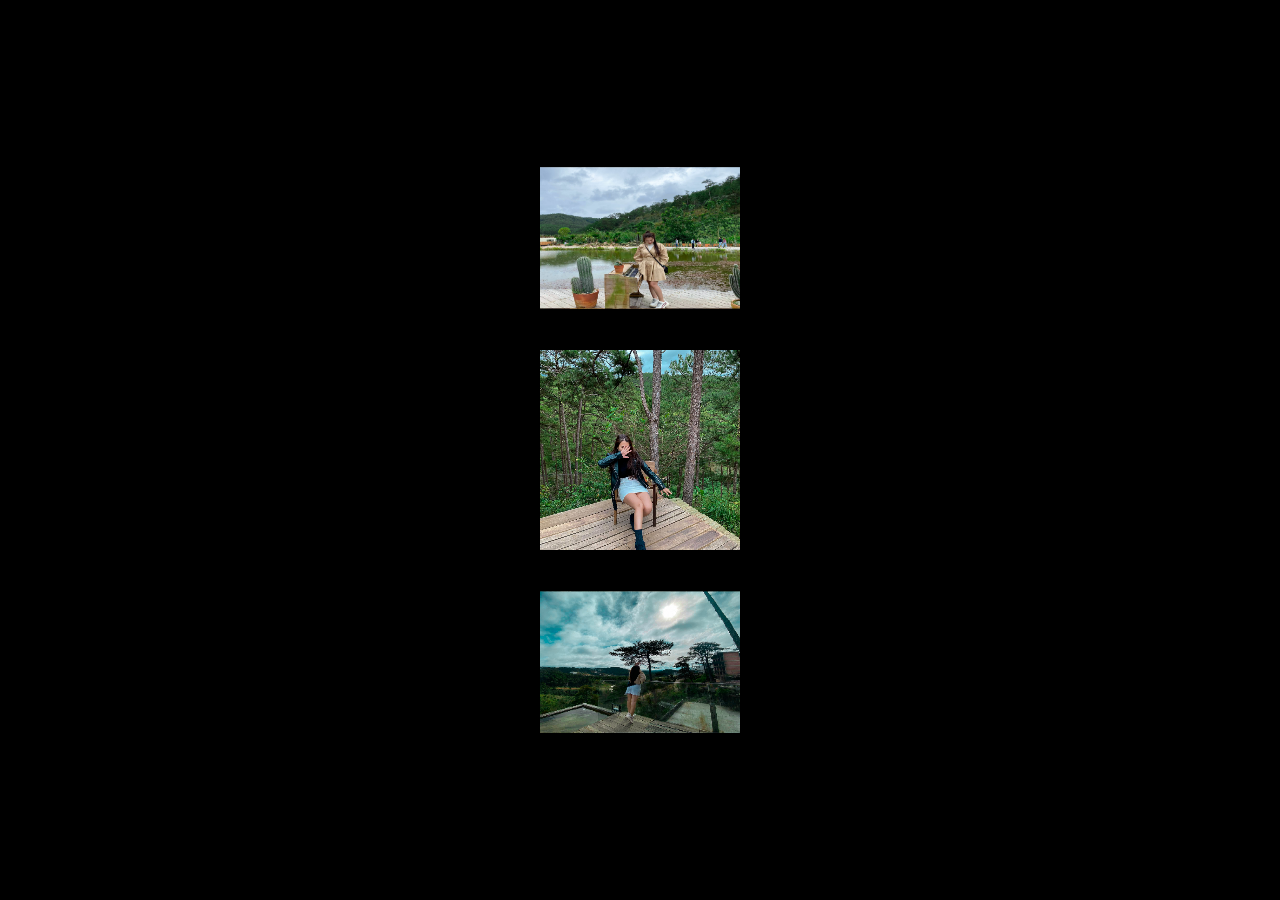
<file: 3D-Image-Gallery/index.html>
<!DOCTYPE html>
<html lang="en">
<head>
    <meta charset="UTF-8">
    <meta http-equiv="X-UA-Compatible" content="IE=edge">
    <meta name="viewport" content="width=device-width, initial-scale=1.0">
    <title>3D Image Gallery CSS</title>
    <link rel="stylesheet" href="style.css">
</head>
<body>
    <div class="box">
        <span style="--i:1;"><img src="img1.jpg" alt="img1"></span>
        <span style="--i:2;"><img src="img2.jpg" alt="img2"></span>
        <span style="--i:3;"><img src="img3.jpg" alt="img3"></span>
        <span style="--i:4;"><img src="img4.jpg" alt="img4"></span>
        <span style="--i:5;"><img src="img5.jpg" alt="img5"></span>
        <span style="--i:6;"><img src="img6.jpg" alt="img6"></span>
        <span style="--i:7;"><img src="img7.jpg" alt="img7"></span>
        <span style="--i:8;"><img src="img8.jpg" alt="img8"></span>
    </div>
</body>
</html>
</file>
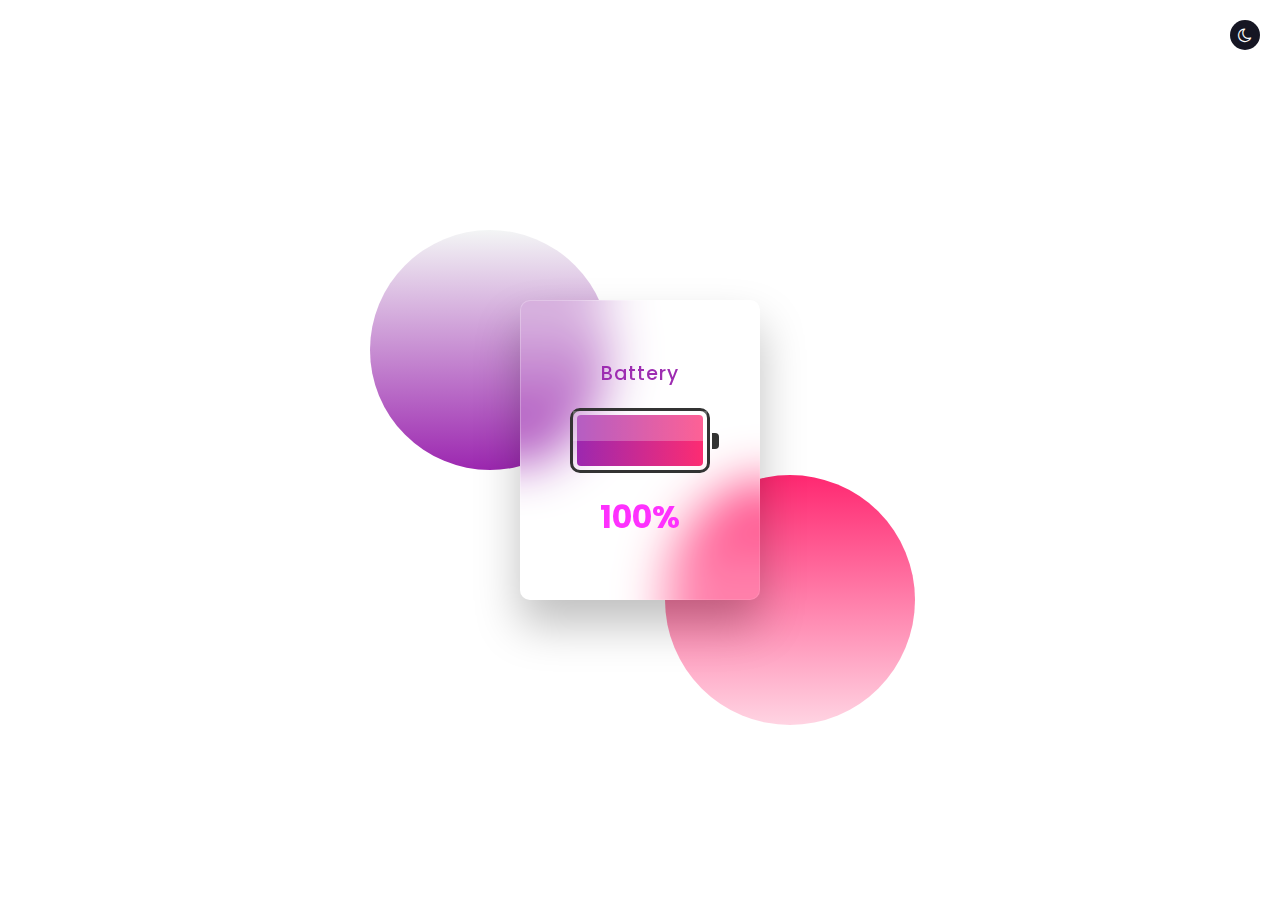
<file: Battery - Toggle darkmode/index.html>
<!DOCTYPE html>
<html lang="en">
<head>
    <meta charset="UTF-8">
    <meta http-equiv="X-UA-Compatible" content="IE=edge">
    <meta name="viewport" content="width=device-width, initial-scale=1.0">
    <title>Glassmorphism Battery Level</title>
    <link rel="stylesheet" href="https://cdnjs.cloudflare.com/ajax/libs/font-awesome/4.7.0/css/font-awesome.css" integrity="sha512-5A8nwdMOWrSz20fDsjczgUidUBR8liPYU+WymTZP1lmY9G6Oc7HlZv156XqnsgNUzTyMefFTcsFH/tnJE/+xBg==" crossorigin="anonymous" />
    <link rel="stylesheet" href="styles.css"/>
</head>
<body>
    <section class="sec">
        <div class="toggle"></div>
        <div class="box">
            <div class="content">
                <h3>Battery</h3>
                <div class="batteryShape">
                    <div class="level">
                        <div class="percentage"></div> 
                    </div>
                </div>
                <div class="percent">50%</div>
            </div>
        </div>
    </section>
    <script>
        let percentage = document.querySelector('.percentage');
        let percent = document.querySelector('.percent');
        navigator.getBattery().then((battery) => {
            percentage.style.width = battery.level * 100 + '%'
            percent.innerHTML = battery.level * 100 + '%'
        })

        let sec = document.querySelector('.sec');
        let toggle = document.querySelector('.toggle');
        toggle.onclick = () => {
            sec.classList.toggle('dark');
        }
    </script>
</body>
</html>
</file>
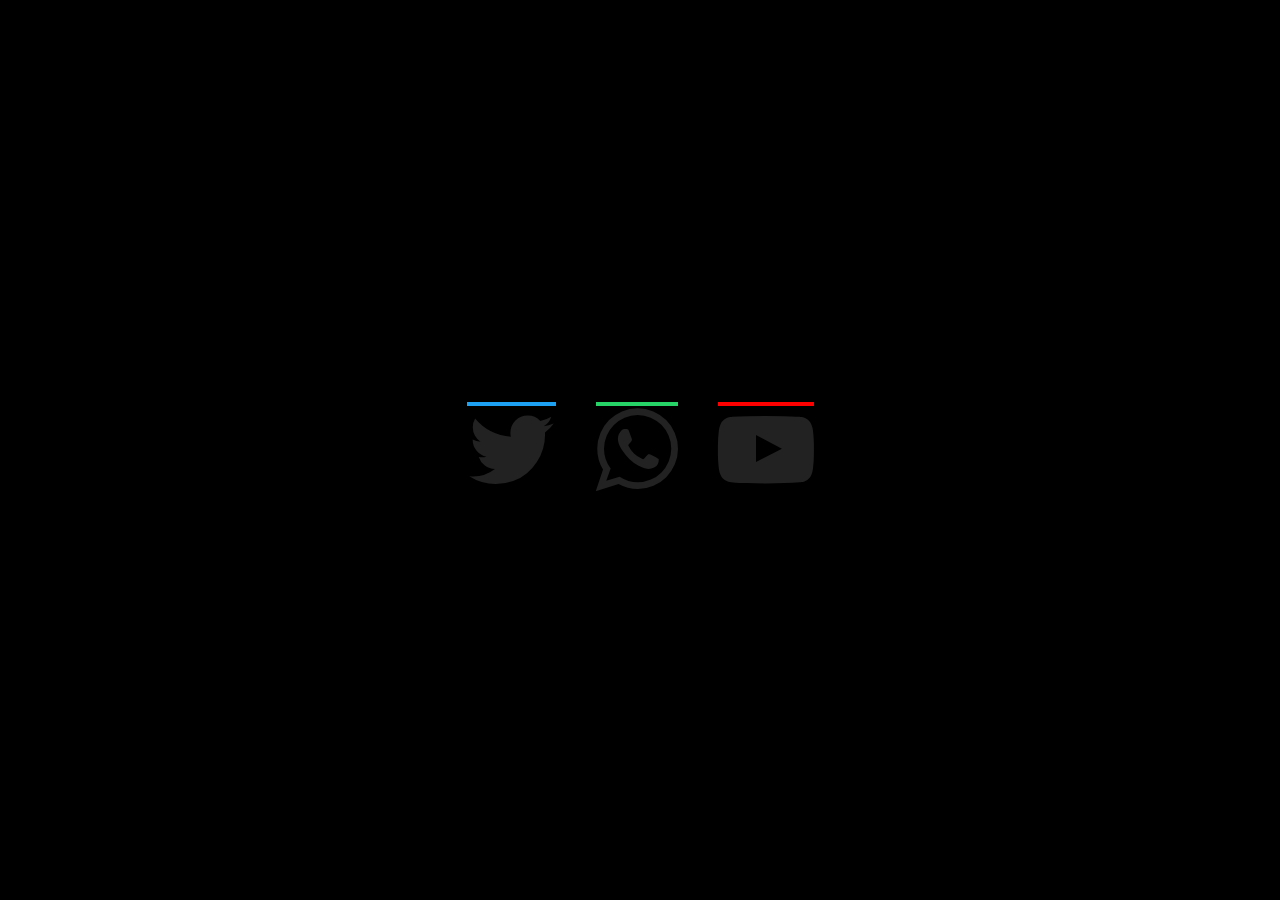
<file: LineIconFill/index.html>
<!DOCTYPE html>
<html lang="en">
<head>
    <meta charset="UTF-8">
    <meta http-equiv="X-UA-Compatible" content="IE=edge">
    <meta name="viewport" content="width=device-width, initial-scale=1.0">
    <title>Line Icon Fill Hover Effect</title>
    <link rel="stylesheet" href="https://cdnjs.cloudflare.com/ajax/libs/font-awesome/4.7.0/css/font-awesome.min.css" integrity="sha512-SfTiTlX6kk+qitfevl/7LibUOeJWlt9rbyDn92a1DqWOw9vWG2MFoays0sgObmWazO5BQPiFucnnEAjpAB+/Sw==" crossorigin="anonymous" referrerpolicy="no-referrer" />
    <link rel="stylesheet" type="text/css" href="style.css">
</head>
<body>
    <ul>
        <li><a href="#"><i class="fa fa-twitter" aria-hidden="true"></i></a></li>
        <li><a href="#"><i class="fa fa-whatsapp" aria-hidden="true"></i></a></li>
        <li><a href="#"><i class="fa fa-youtube-play" aria-hidden="true"></i></a></li>
    </ul>
</body>
</html>
</file>
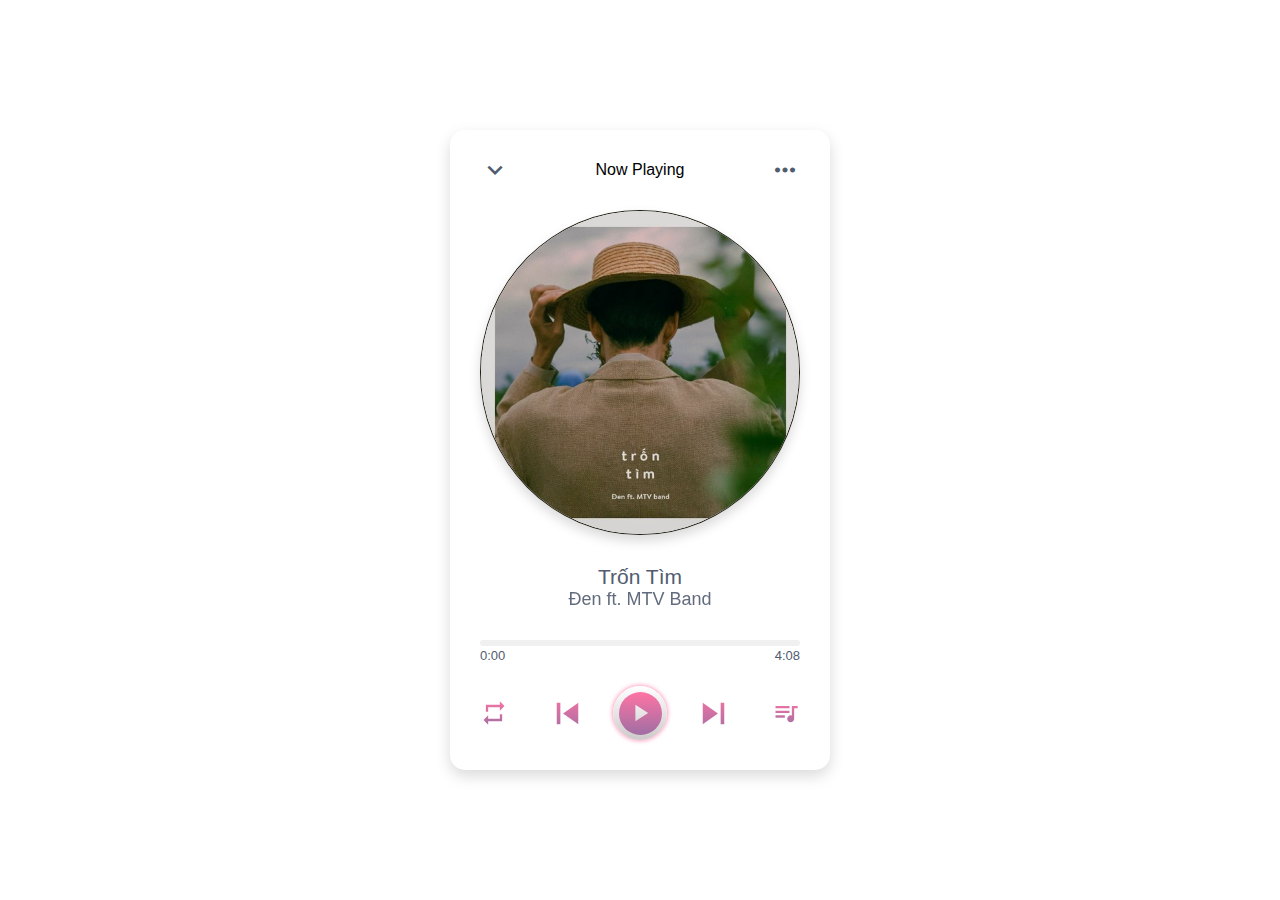
<file: MusicPlayer v2/index.html>
<!DOCTYPE html>
<html lang="en">
<head>
    <meta charset="UTF-8">
    <meta http-equiv="X-UA-Compatible" content="IE=edge">
    <meta name="viewport" content="width=device-width, initial-scale=1.0">
    <title>Music Player v2</title>
    <link rel="stylesheet" href="assets/css/styles.css">
    <link rel="stylesheet" href="https://fonts.googleapis.com/icon?family=Material+Icons">
</head>
<body>
    <div class="wrapper">
        <div class="top-bar">
            <i class="material-icons">expand_more</i>
            <span>Now Playing</span>
            <i class="material-icons">more_horiz</i>
        </div>
        <div class="img-area">
            <img src="assets/img/Trốn tìm.jpg" alt="">
        </div>
        <div class="song-details">
            <p class="name">Trốn tìm</p>
            <p class="artist">Đen ft. MTV Band</p>
        </div>
        <div class="progress-area">
            <div class="progress-bar"></div>
            <div class="timer">
                <span class="current"></span>
                <span class="duration"></span>
            </div>
            <audio src="" id="main-audio"></audio>
            <div class="seek-time">
                <span>01:01</span>
            </div>
        </div>
        <div class="controls">
            <i id="repeat-plist" class="material-icons" title="Playlist looped">repeat</i>
            <i id="prev" class="material-icons">skip_previous</i>
            <div class="play-pause">
                <i class="material-icons">play_arrow</i>
            </div>
            <i id="next" class="material-icons">skip_next</i>
            <i id="more-music" class="material-icons">queue_music</i>
        </div>
        <div class="music-list">
            <div class="header">
                <div class="row">
                    <i class="material-icons">queue_music</i>
                    <span>Muslic list</span>
                </div>
                <i id="close" class="material-icons">close</i>
            </div>
            <ul></ul>
        </div>
    </div>
    <script src="assets/js/music-list.js"></script>
    <script src="assets/js/scripts.js"></script>
</body>
</html>
</file>
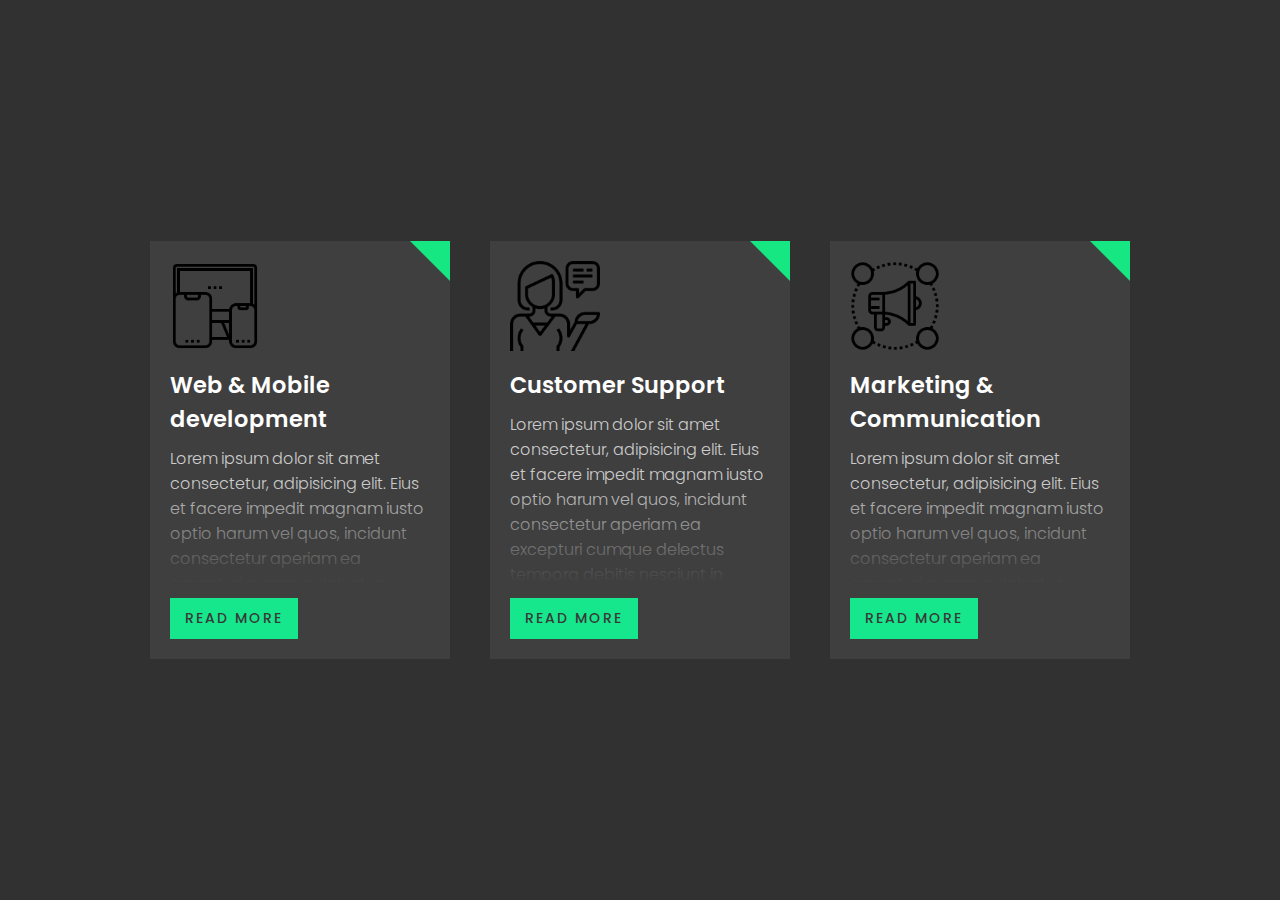
<file: ReadMoreReadLess/index.html>
<!DOCTYPE html>
<html lang="en">
<head>
    <meta charset="UTF-8">
    <meta http-equiv="X-UA-Compatible" content="IE=edge">
    <meta name="viewport" content="width=device-width, initial-scale=1.0">
    <title>Read More / Less More</title>
    <link rel="stylesheet" href="styles.css">
</head>
<body>
    <div class="container">
        <div class="card">
            <div class="icon">
                <img src="icons/computer.png"/>
            </div>
            <div class="content">
                <h3>Web & Mobile development</h3>
                <p>Lorem ipsum dolor sit amet consectetur, adipisicing elit. Eius et facere impedit magnam iusto optio harum vel quos, incidunt consectetur aperiam ea excepturi cumque delectus tempora debitis nesciunt in dolorem placeat quae deleniti sequi? Ratione officiis voluptas optio incidunt facere quam excepturi consequatur ab provident a corporis, quaerat, culpa tempora fugit recusandae mollitia quis minus, tenetur accusamus sed? Quisquam, enim.</p>
            </div>
            <a class="more"></a>
        </div>
        
        <div class="card">
            <div class="icon">
                <img src="icons/support.png"/>
            </div>
            <div class="content">
                <h3>Customer Support</h3>
                <p>Lorem ipsum dolor sit amet consectetur, adipisicing elit. Eius et facere impedit magnam iusto optio harum vel quos, incidunt consectetur aperiam ea excepturi cumque delectus tempora debitis nesciunt in dolorem placeat quae deleniti sequi? Ratione officiis voluptas optio incidunt facere quam excepturi consequatur ab provident a corporis, quaerat, culpa tempora fugit recusandae mollitia quis minus, tenetur accusamus sed? Quisquam, enim.</p>
            </div>
            <a class="more"></a>
        </div>

        <div class="card">
            <div class="icon">
                <img src="icons/affiliate-marketing.png"/>
            </div>
            <div class="content">
                <h3>Marketing & Communication</h3>
                <p>Lorem ipsum dolor sit amet consectetur, adipisicing elit. Eius et facere impedit magnam iusto optio harum vel quos, incidunt consectetur aperiam ea excepturi cumque delectus tempora debitis nesciunt in dolorem placeat quae deleniti sequi? Ratione officiis voluptas optio incidunt facere quam excepturi consequatur ab provident a corporis, quaerat, culpa tempora fugit recusandae mollitia quis minus, tenetur accusamus sed? Quisquam, enim.</p>
            </div>
            <a class="more"></a>
        </div>
    </div>
    <script>
        let more = document.querySelectorAll('.more');
        for(let i=0; i<more.length; i++){
            more[i].addEventListener('click', ()=>{
                more[i].parentNode.classList.toggle('active');
            })
        }
    </script>
</body>
</html>
</file>
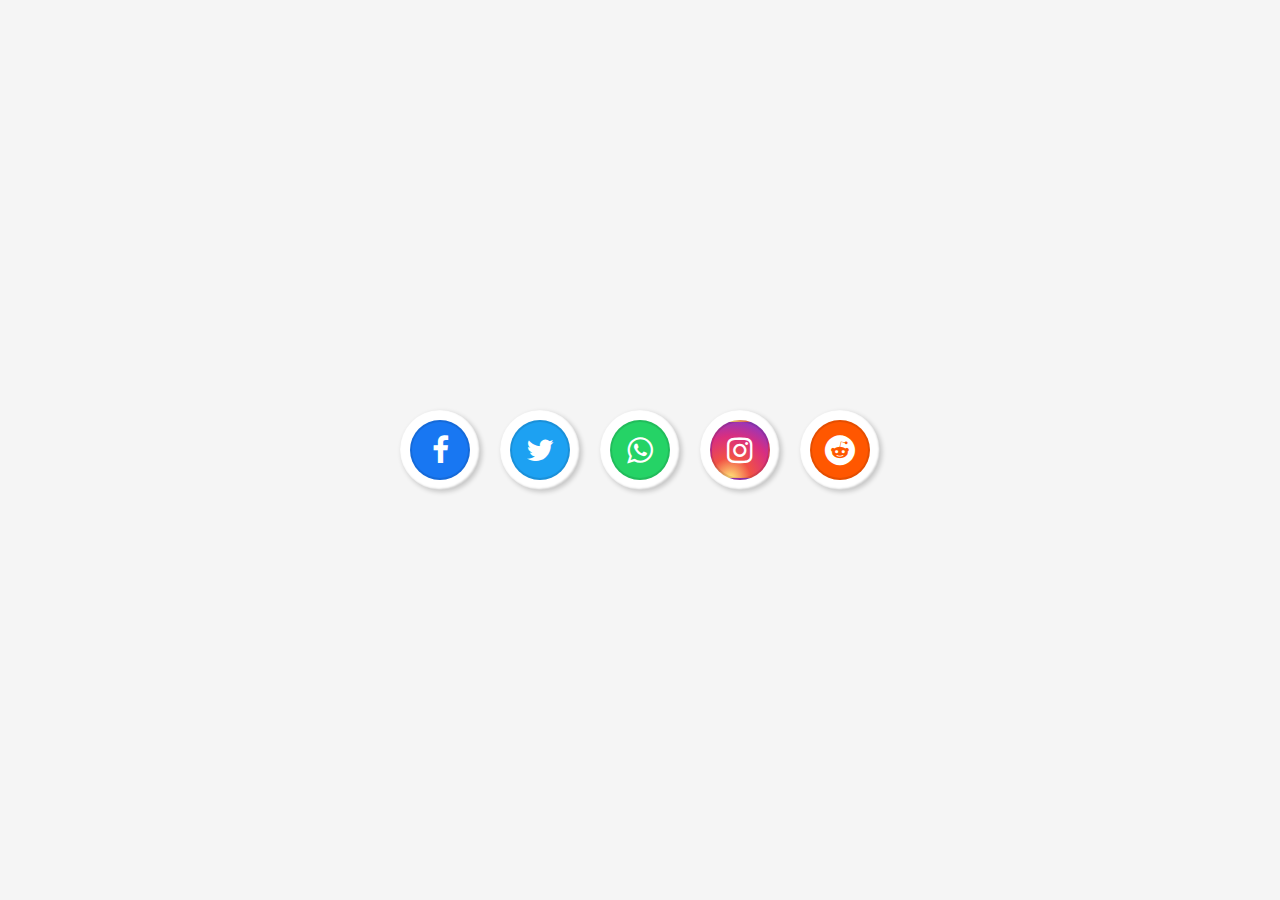
<file: SocialMediaIconHover/index.html>
<!DOCTYPE html>
<html lang="en">
<head>
    <meta charset="UTF-8">
    <meta http-equiv="X-UA-Compatible" content="IE=edge">
    <meta name="viewport" content="width=device-width, initial-scale=1.0">
    <title>Social Media Icon Hover Effect</title>
    <link rel="stylesheet" href="https://cdnjs.cloudflare.com/ajax/libs/font-awesome/4.7.0/css/font-awesome.min.css" integrity="sha512-SfTiTlX6kk+qitfevl/7LibUOeJWlt9rbyDn92a1DqWOw9vWG2MFoays0sgObmWazO5BQPiFucnnEAjpAB+/Sw==" crossorigin="anonymous" referrerpolicy="no-referrer" />
    <link rel="stylesheet" href="style.css">
</head>
<body>
    <ul>
        <li><a href="#"><i class="fa fa-facebook" aria-hidden="true"></i></a></li>
        <li><a href="#"><i class="fa fa-twitter" aria-hidden="true"></i></a></li>
        <li><a href="#"><i class="fa fa-whatsapp" aria-hidden="true"></i></a></li>
        <li><a href="#"><i class="fa fa-instagram" aria-hidden="true"></i></a></li>
        <li><a href="#"><i class="fa fa-reddit" aria-hidden="true"></i></a></li>
    </ul>
</body>
</html>
</file>
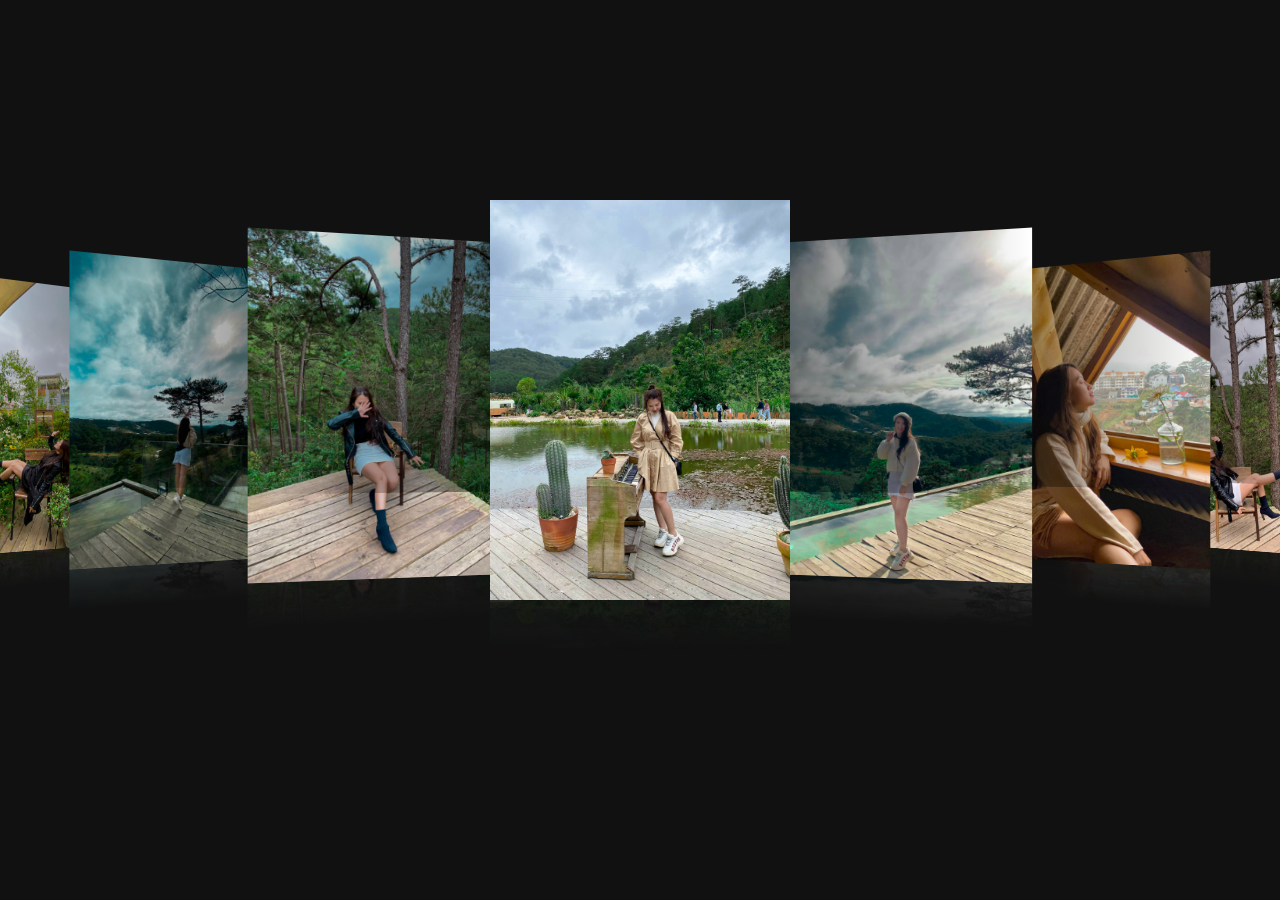
<file: Touch-Slider-w-SwiperJS/index.html>
<!DOCTYPE html>
<html lang="en">
<head>
    <meta charset="UTF-8">
    <meta http-equiv="X-UA-Compatible" content="IE=edge">
    <meta name="viewport" content="width=device-width, initial-scale=1.0">
    <title>Slider with Swiper.js</title>
    <link rel="stylesheet" href="https://unpkg.com/swiper/swiper-bundle.min.css" />
    <link rel="stylesheet" href="style.css">
</head>
<body>
    <div class="swiper-container mySwiper">
        <div class="swiper-wrapper">
          <div class="swiper-slide">
            <img src="img1.jpg" />
          </div>
          <div class="swiper-slide">
            <img src="img2.jpg" />
          </div>
          <div class="swiper-slide">
            <img src="img3.jpg" />
          </div>
          <div class="swiper-slide">
            <img src="img4.jpg" />
          </div>
          <div class="swiper-slide">
            <img src="img5.jpg" />
          </div>
          <div class="swiper-slide">
            <img src="img6.jpg" />
          </div>
          <div class="swiper-slide">
            <img src="img7.jpg" />
          </div>
          <div class="swiper-slide">
            <img src="img8.jpg" />
          </div>
        </div>
        <div class="swiper-pagination"></div>
      </div>
<script src="https://unpkg.com/swiper/swiper-bundle.min.js"></script>
<script>
    var swiper = new Swiper(".mySwiper", {
      effect: "coverflow",
      grabCursor: true,
      centeredSlides: true,
      slidesPerView: "auto",
      coverflowEffect: {
        rotate: 20,
        stretch: 0,
        depth: 200,
        modifier: 1,
        slideShadows: true,
      },
      loop: true,
      autoplay:{
          delay:1000,
          disableOnInteraction: false,
      },
    //   pagination: {
    //     el: ".swiper-pagination",
    //   },
    });
  </script>
</body>
</html>
</file>
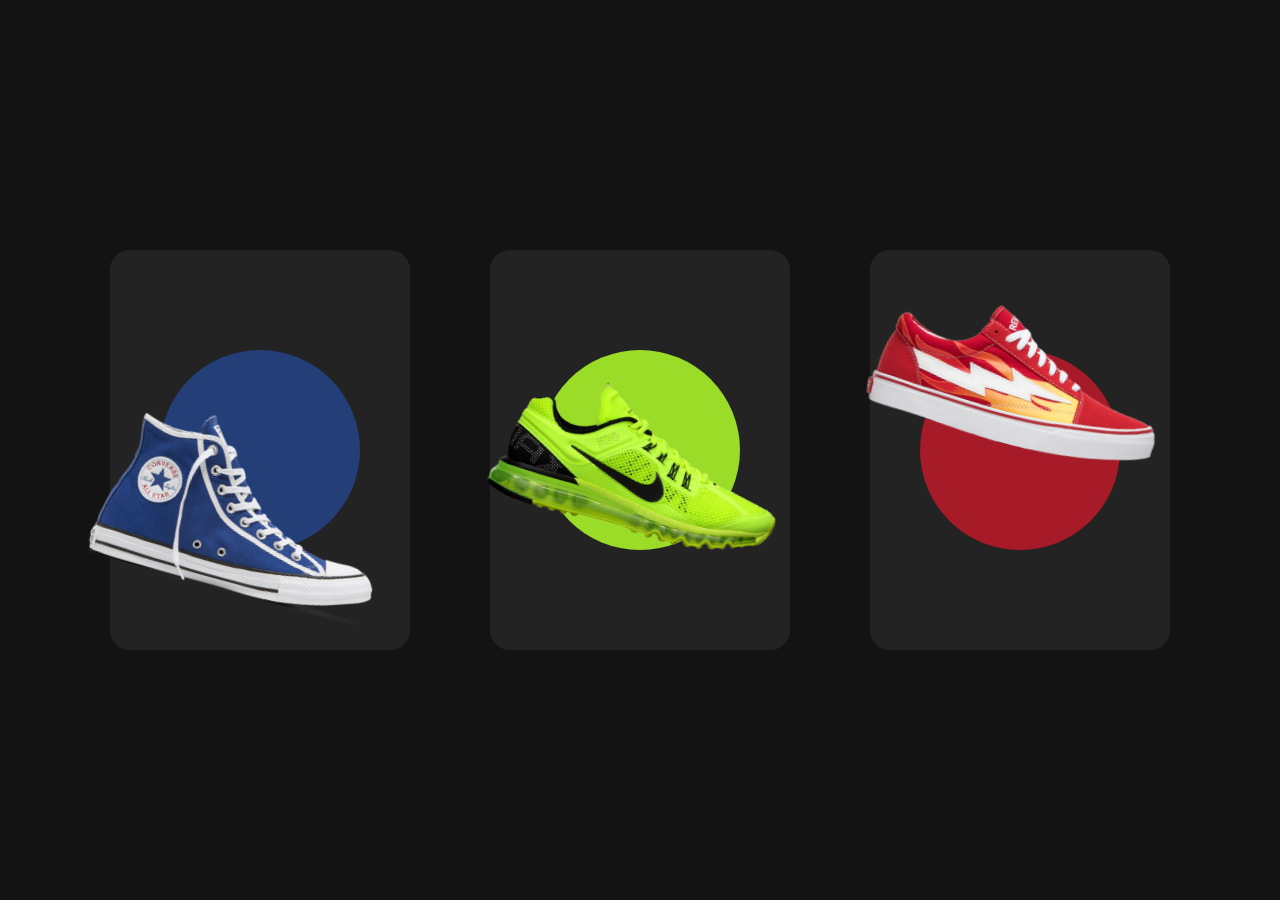
<file: Vanila-Tilt/index.html>
<!DOCTYPE html>
<html lang="en">
<head>
    <meta charset="UTF-8">
    <meta http-equiv="X-UA-Compatible" content="IE=edge">
    <meta name="viewport" content="width=device-width, initial-scale=1.0">
    <title>3D Product Card</title>
    <link rel="stylesheet" href="style.css">
</head>
<body>
    <div class="container">
        <div class="box">
            <h2 class="name">Product Name</h2>
            <a href="#" class="buy">Buy Now</a>
            <div class="circle"></div>
            <img src="converse_blue.png" alt="" class="product">
        </div>
        <div class="box">
            <h2 class="name">Product Name</h2>
            <a href="#" class="buy">Buy Now</a>
            <div class="circle"></div>
            <img src="running_shoes_green.png" alt="" class="product">
        </div>
        <div class="box">
            <h2 class="name">Product Name</h2>
            <a href="#" class="buy">Buy Now</a>
            <div class="circle"></div>
            <img src="vans_red.png" alt="" class="product">
        </div>
    </div>
    <script src="vanilla-tilt.min.js"></script>
    <script>
        VanillaTilt.init(document.querySelectorAll(".box"),{
            max: 25,
            speed: 400
        })
    </script>
</body>
</html>
</file>
<file: 3D-Image-Gallery/style.css>
*
{
    margin: 0;
    padding: 0;
    box-sizing: border-box;
}
body
{
    display: flex;
    justify-content: center;
    align-items: center;
    min-height: 100vh;
    background: #000;
}
.box
{
    position: relative;
    width: 200px;
    height: 200px;
    transform-style: preserve-3d;
    animation: animate 35s linear infinite;
}
@keyframes animate
{
    0%
    {
        transform: perspective(1000px) rotateX(0deg) rotateY( 35deg);
    }
    100%
    {
        transform: perspective(1000px) rotateX(360deg) rotateY( 35deg);
    }
}
.box span
{
    position: absolute;
    top: 0;
    left: 0;
    width: 100%;
    height: 100%;
    transform-origin: center;
    transform-style: preserve-3d;
    transform: rotateX(calc(var(--i) * 45deg)) translateZ(300px);
}
.box span img
{
    position: absolute;
    top: 0;
    left: 0;
    width: 100%;
    height: 100%;
    object-fit: cover;
}
</file>
<file: Battery - Toggle darkmode/styles.css>
@import url('https://fonts.googleapis.com/css?family=Poppins:200,300,400,500,600,700,800,900&display=swap');
*{
    margin: 0;
    padding: 0;
    box-sizing: border-box;
    font-family: 'Poppins', sans-serif;
}
section{
    position: relative;
    display: flex;
    justify-content: center;
    align-items: center;
    min-height: 100vh;
}
section.dark{
    background: #161623;
}
section.dark::before{
    background: linear-gradient(#ffc107,#e91e63);
}
section::before{
    content: '';
    position: absolute;
    width: 240px;
    height: 240px;
    background: linear-gradient(#f3f5f5,#9c27b0);
    border-radius: 50%;
    transform: translate(-150px,-100px);
}
section::after{
    content: '';
    position: absolute;
    width: 250px;
    height: 250px;
    background: linear-gradient(#ff2871,rgba(255,40,113,0.2));
    border-radius: 50%;
    transform: translate(150px,150px);
}
section.dark::after{
    background: linear-gradient(#2196f3,#31ff38);
}
.box{
    position: relative;
    width: 240px;
    height: 300px;
    background: rgba(255,255,255,0.1);
    z-index: 1;
    box-shadow: 0 25px 45px rgba(0,0,0,0.25);
    border: 1px solid rgba(255,255,255,0.25);
    border-right: 1px solid rgba(255,255,255,0.1);
    border-bottom: 1px solid rgba(255,255,255,0.1);
    backdrop-filter: blur(25px);
    border-radius: 10px;
    display: flex;
    justify-content: center;
    align-items: center;
}
.content{
    display: flex;
    justify-content: center;
    align-items: center;
    flex-direction: column;
}
.box h3{
    color: #9d2cb1;
    font-weight: 500;
    font-size: 1.2em;
    letter-spacing: 1px;
}
section.dark .box h3{
    color: #fff;
}
.batteryShape{
    position: relative;
    width: 140px;
    height: 65px;
    margin: 20px 0;
    border: 3px solid #333;
    border-radius: 10px;
    /* overflow: hidden; */
}
section.dark .batteryShape{
    border: 3px solid #fff;
}
.batteryShape::before{
    content: '';
    position: absolute;
    top: 50%;
    right: -12px;
    transform: translateY(-50%);
    width: 7px;
    height: 16px;
    background: #333;
    border-top-right-radius: 4px;
    border-bottom-right-radius: 4px;
}
section.dark .batteryShape::before{
    background: #fff;
}
.batteryShape::after{
    content: '';
    position: absolute;
    top:0;
    left:0;
    width: 100%;
    height: 50%;
    background: rgba(255,255,255,0.25);
}
.level{
    position: absolute;
    top: 4px;
    left: 4px;
    right: 4px;
    bottom: 4px;
    /* background: #333; */
    border-radius: 4px;
    overflow: hidden;
}
.percentage{
    position: absolute;
    top:0;
    left:0;
    height: 100%;
    width: 50%;
    background: linear-gradient(90deg,#9c28af,#fd2c72);
}
section.dark .percentage{
    background: linear-gradient(90deg,#ffeb3b,#27ff00);
}
.percent{
    color: #fe31fe;
    font-size: 2em;
    font-weight: 700;
}
section.dark .percent{
    color: #fff;
}
.toggle{
    position: absolute;
    top: 20px;
    right: 20px;
    background: #161623;
    width: 30px;
    height: 30px;
    cursor: pointer;
    border-radius: 50%;
    display: flex;
    justify-content: center;
    align-items: center;
}
.dark .toggle{
    background: #fff;
}
.toggle::before{
    content: '\f186';
    font-family: fontAwesome;
    color:#fff;
}
.dark .toggle::before{
    content: '\f185';
    color: #161623;
}
</file>
<file: LineIconFill/style.css>
*
{
    margin: 0;
    padding: 0;
    box-sizing: border-box;
}
body
{
    display: flex;
    justify-content: center;
    align-items: center;
    min-height: 100vh;
    background: #000;
}
ul
{
    position: relative;
    display: flex;
}
ul li
{
    position: relative;
    list-style: none;
    margin: 0 20px;
    cursor: pointer;
}
ul li::before
{
    font-family: fontAwesome;
    position: absolute;
    top: 0;
    left: 0;
    font-size: 6em;
    height: 0;
    overflow: hidden;
    transition: 0.5s ease-in-out;
}
ul li:hover::before
{
    height: 100%;
}
ul li:nth-child(1)::before
{
    content: '\f099';
    color: #1da1f2;
    border-bottom: 4px solid #1da1f2;
}
ul li:nth-child(2)::before
{
    content: '\f232';
    color: #25d366;
    border-bottom: 4px solid #25d366;
}
ul li:nth-child(3)::before
{
    content: '\f16a';
    color: #ff0000;
    border-bottom: 4px solid #ff0000;
}
ul li a
{
    text-decoration: none;
}

ul li a .fa
{
    font-size: 6em;
    color: #222;
}
</file>
<file: MusicPlayer v2/assets/css/styles.css>
@import url('https://fonts.googleapis.com/css?family=Poppins:200,300,400,500,600,700,800,900&display=swap');
*{
    margin:0;
    padding:0;
    box-sizing: border-box;
    font-family: "Popins", sans-serif;
}
*::before, *::after{
    padding:0;
    margin:0;
}
:root{
    --pink: #ff74a4;
    --violet: #9f6ea3;
    --lightblack: #515c6f;
    --white: #ffffff;
    --darkwhite: #cecaca;
    --pinkshadow: #ffcbdd;
    --lightbshadow: rgba(0,0,0,0.15);
}
body{
    display: flex;
    justify-content: center;
    align-items: center;
    min-height: 100vh;
}
.wrapper{
    width: 380px;
    overflow: hidden;
    position: relative;
    border-radius: 15px;
    padding: 25px 30px;
    background: var(--white);
    box-shadow: 0px 6px 15px var(--lightbshadow);
}
.wrapper i{
    cursor: pointer;
}
.top-bar, .progress-area .timer, 
.controls, .music-list .header, .music-list li{
    display: flex;
    justify-content: space-between;
    align-items: center;
}
.top-bar i{
    font-size: 30px;
    color: var(--lightblack);
}
.img-area{
    height: 325px;
    width: 100%;
    margin-top: 25px;
    box-shadow: 0px 6px 12px var(--lightbshadow);
    border-radius: 15px;
    overflow: hidden;
    border: 1px solid #1d1d12;
    animation: rotate 8s linear infinite;
    border-radius: 50%;
    animation-play-state: paused ;
}
.img-area img{
    height: 100%;
    width:100%;
    object-fit: cover;
}
.wrapper.play .img-area{
    animation-play-state: running;
}
.song-details{
    text-align: center;
    margin: 30px 0;
    color: var(--lightblack);
}
.song-details .name{
    font-size: 21px;
}
.song-details .artist{
    opacity: 0.9;
    font-size: 18px;
}
.progress-area{
    position: relative;
    height: 6px;
    width: 100%;
    background: #f0f0f0;
    border-radius: 50px;
    cursor: pointer;
}
.progress-area .progress-bar{
    height: inherit;
    width: 0;
    position: relative;
    border-radius: inherit;
    background: linear-gradient(90deg, var(--pink) 0%, var(--violet) 100%);
}
.progress-bar::before{
    content: '';
    position: absolute;
    height: 12px;
    width: 12px;
    background: #000;
    border-radius: inherit;
    top: 50%;
    right: -5px;
    transform: translateY(-50%);
    background: inherit;
    opacity: 0;
    transition: opacity 0.2s ease;
}
.progress-area:hover .progress-bar::before{
    opacity: 1;
}
.progress-area .seek-time{
    content: '';
    position: absolute;
    white-space: nowrap;
    height: 20px;
    line-height: 20px;
    left: -100%;
    bottom: 10px;
    background-color: rgba(2, 2, 2, 0.5);
    z-index: 9999;
    -webkit-transition: opacity 0.1s ease;
    -moz-transition: opacity 0.1s ease;
    transition: opacity 0.1s ease;
}
.progress-area .seek-time::after{
    content: '';
    position: absolute;
    background-color: transparent;
    top: 18px;
    left: 38%;
    border-top: 6px solid rgb(128, 128, 128);
    border-left: 6px solid transparent;
    border-right: 6px solid transparent;
}
.progress-area .seek-time span{
    display: inline-block;
    color: white;
    font-size: 10px;
    padding-left: 7px;
    padding-right: 7px;
    vertical-align: top;
}
.progress-area .timer{
    margin-top: 2px;
}
.timer span{
    font-size: 13px;
    color: var(--lightblack);
    user-select: none; /* supported by Chrome and Opera */
   -webkit-user-select: none; /* Safari */
   -khtml-user-select: none; /* Konqueror HTML */
   -moz-user-select: none; /* Firefox */
   -ms-user-select: none;
}
.controls{
    margin: 40px 0 5px 0;
}
.controls i{
    font-size: 28px;
    user-select: none;
    background: linear-gradient(var(--pink) 0%, var(--violet) 100%);
    background-clip: text;
    -webkit-background-clip: text;
    -webkit-text-fill-color: transparent;
}
.controls i:nth-child(2),
.controls i:nth-child(4){
    font-size: 43px;
}
.controls #prev{
    margin-right: -13px;
}
.controls #next{
    margin-left: -13px;
}
.controls .play-pause{
    height: 54px;
    width: 54px;
    background: linear-gradient(var(--white) 0%, var(--darkwhite));
    box-shadow: 0px 0px 5px var(--pink);
    border-radius: 50%;
    display: flex;
    align-items: center;
    justify-content: center;
}
.play-pause::before{
    content: '';
    position: absolute;
    height: 43px;
    width: 43px;
    border-radius: inherit;
    background: linear-gradient(var(--pink) 0%, var(--violet));
}
.play-pause i{
    height: 43px;
    width: 43px;
    line-height: 43px;
    text-align: center;
    border-radius: inherit;
    position: relative;
    background: inherit;  
    background-clip: text;
    -webkit-background-clip: text;
    -webkit-text-fill-color: transparent;
}
.music-list{
    position: absolute;
    left:0;
    bottom: -55%;
    opacity: 0;
    pointer-events: none;
    width: 100%;
    padding: 15px 30px;
    border-radius: 15px;
    box-shadow: 0px -5px 10px rgba(0,0,0,0.1);
    background: var(--white);
    transition: all 0.14 ease-out;
}
.music-list.show{
    bottom: 0;
    opacity: 1;
    pointer-events: auto;
}
.music-list .header .row{
    display: flex;
    align-items: center;
    font-size: 19px;
    color: var(--lightblack);
}
.header .row i{
    cursor: pointer;
}
.header .row span{
    margin-left: 5px;
}
.header #close{
    font-size: 22px;
    color: var(--lightblack);
}
.music-list ul{
    margin: 10px 0;
    max-height: 260px;
    overflow-y: auto;
}
.music-list ul::-webkit-scrollbar{
    width: 0px;
}
.music-list ul li{
    cursor: pointer;
    list-style: none;
    border-bottom:  1px solid #e5e5e5;
    padding-bottom: 10px;
    margin-bottom: 5px;
}
.music-list ul li:last-child{
    border-bottom: 0px;
}
.music-list ul li .row span{
    font-size: 17px;
}
ul li .row p{
    opacity: 0.9;
}
ul li .audio-duration{
    font-size: 16px;
}
ul .playing{
    color: var(--violet);
    pointer-events: none;
}

@keyframes rotate{
    from
    {
        transform: rotate(0deg);
    }
    to
    {
        transform: rotate(360deg);
    }
}
</file>
<file: ReadMoreReadLess/styles.css>
@import url('https://fonts.googleapis.com/css?family=Poppins:200,300,400,500,600,700,800,900&display=swap');
*{
    margin: 0;
    padding: 0;
    box-sizing: border-box;
    font-family: 'Poppins', sans-serif;
}

body{
    display: flex;
    justify-content: center;
    align-items: center;
    min-height: 100vh;
    background: #313131;
}

.container{
    position: relative;
    display: flex;
    justify-content: center;
    align-items: center;
    width: 1200vh;
    flex-wrap: wrap;
}

.container .card{
    position: relative;
    width: 300px;
    padding: 20px;
    margin: 20px;
    background: #3f3f3f;
}

.container .card::before{
    content: '';
    position: absolute;
    top: 0;
    right: 0;
    border: 20px solid transparent;
    border-top: 20px solid #17e782;
    border-right: 20px solid #17e782;

}

.container .card.active::before{
    border-top: 20px solid #ff3b7e;
    border-right: 20px solid #ff3b7e;
}

.container .card .icon{
    margin-bottom: 10px;
}

.container .card .icon img{
    max-width: 90px;
}

.container .card .content{
    position: relative;
    height: 215px;
    overflow: hidden;
}

.container .card.active .content{
    height: auto;
}

.container .card .content::before{
    content: '';
    position: absolute;
    bottom: 0;
    left: 0;
    width: 100%;
    height: 100px;
    background: linear-gradient(transparent,#3f3f3f);
}

.container .card.active .content::before{
    display: none;
}

.container .card .content h3{
    color: #fff;
    font-size: 1.4em;
    font-weight: 600;
    margin-bottom: 10px;
}

.container .card .content p{
    font-weight: 300;
    color: #ccc
}

.container .card .more{
    position: relative;
    padding: 10px 15px;
    background: #17e78c;
    margin-top: 15px;
    display: inline-block;
    cursor: pointer;
    text-transform: uppercase;
    color: #383838;
    font-weight: 500;
    letter-spacing: 2px;
    font-size: 14px;
}

.container .card.active .more{
    background: #ff3b7e;
    color: #fff;
}

.container .card .more::before{
    content: 'Read more';
}

.container .card.active .more::before{
    content: 'Read less';
}
</file>
<file: SocialMediaIconHover/style.css>
*
{
    margin: 0;
    padding: 0;
    box-sizing: border-box;
}
body
{
    display: flex;
    justify-content: center;
    align-items: center;
    min-height: 100vh;
    background: #f5f5f5;
}
ul
{
    position: relative;
    display: flex;
}
ul li
{
    position: relative;
    list-style: none;
}
ul li a
{
    position: relative;
    width: 80px;
    height: 80px;
    display: flex;
    justify-content: center;
    align-items: center;
    background: #fff;
    margin: 0 10px;
    text-decoration: none;
    font-size: 30px;
    border-radius: 50%;
    color: #e2e2e2;
    box-shadow: inset -1px -1px 2px rgba(0, 0, 0, 0.2), 2px 2px 5px rgba(0, 0, 0, 0.2);
    transition: 0.5s;
}
ul li a .fa
{
    color: #fff;
    position: relative;
    z-index: 1;
}
ul li a:hover
{
    color: #999;
    transform: translateY(-20px);
    box-shadow: inset -1px -1px 2px rgba(0, 0, 0, 0.2), 2px 24px 10px rgba(0, 0, 0, 0.1);
}
ul li a::before
{
    content: '';
    position: absolute;
    top: 10px;
    left: 10px;
    right: 10px;
    bottom: 10px;
    border-radius: 50%;
    border: 2px solid rgba(0, 0, 0, 0.1);
}
ul li:nth-child(1) a::before
{
    background: #1877f2;
}
ul li:nth-child(2) a::before
{
    background: #1da1f2;
}
ul li:nth-child(3) a::before
{
    background: #25d366;
}
ul li:nth-child(4) a::before
{
    background: radial-gradient(circle at 33% 100%, #fed373 4%, #f15245 30%, #d92e7f 62%, #9b36b7 85%, #515ecf)

}
ul li:nth-child(5) a::before
{
    background: #FF5700;
}
</file>
<file: Touch-Slider-w-SwiperJS/style.css>
*
{
    margin: 0;
    padding: 0;
}
html,body 
{
    position: relative;
}

body 
{
    background: #111;
    font-family: Helvetica Neue, Helvetica, Arial, sans-serif;
    font-size: 14px;
    color: #000;
    display: flex;
    justify-content: center;
    align-items: center;
    height: 100vh;
}

.swiper-container 
{
    width: 100%;
    padding-top: 50px;
    padding-bottom: 250px;
}

.swiper-slide 
{
    background-position: center;
    background-size: cover;
    width: 300px;
    height: 300px;
    background: #000;
    -webkit-box-reflect: below 1px linear-gradient(transparent, transparent, #0006);
}

.swiper-slide img 
{
    display: block;
    width: 100%;
}
</file>
<file: Vanila-Tilt/style.css>
@import url('https://fonts.googleapis.com/css2?family=Poppins:wght@300;400;500;600;700;800;900&display=swap');

* 
{
    margin: 0;
    padding: 0;
    font: 'Poppins', sans-serif;
}
body
{
    display: flex;
    justify-content: center;
    align-items: center;
    min-height: 100vh;
    background: #131313;
}
.container
{
    position: relative;
    display: flex;
    justify-content: center;
    align-items: center;
    flex-wrap: wrap;
    width: 1200px;
}
.container .box
{
    position: relative;
    width: 300px;
    height: 400px;
    margin: 40px;
    background: #232323;
    border-radius: 20px;
    transform-style: preserve-3d;
}
.container .box::before
{
    content: 'BRANDED';
    position: absolute;
    top: 20px;
    left: 20px;
    font-size: 3.5em;
    font-weight: 900;
    color: #fff;
    font-style:  italic;
    opacity: 0;
    transition: 0.5s;
}
.container .box::after
{
    content: 'SHOES';
    position: absolute;
    bottom: 20px;
    left: 20px;
    font-size: 5em;
    font-weight: 900;
    color: #fff;
    font-style:  italic;
    opacity: 0;
    transition: 0.5s;
}
.container .box:hover::before,
.container .box:hover::after
{
    opacity: 0.04;
}
.container .box .name
{
    position: absolute;
    top: 0;
    left: 0;
    text-align: center;
    color: #fff;
    width: 100%;
    transform-style: preserve-3d;
    transform: translate3d(0,0,75px);
    transition: 0.5s;
    opacity: 0;
    z-index: 10;
}
.container .box:hover .name
{
    top: 40px;
    opacity: 1;
}
.container .box .buy
{
    position: absolute;
    bottom: 0;
    left: 50%;
    transform-style: preserve-3d;
    transform: translate3d(-50%,0,75px);
    color: #fff;
    background: #333;
    padding: 10px 25px;
    border-radius: 30px;
    text-decoration: none;
    transition: 0.5s;
    opacity: 0;
    z-index: 10;
}
.container .box:hover .buy
{
    bottom: 30px;
    opacity: 1;
}
.container .box .circle
{
    position: relative;
    top: 50%;
    left: 50%;
    width: 200px;
    height: 200px;
    border-radius: 50%;
    transition: 0.5s;
    background: #fff;
    transform-style: preserve-3d;
    transform: translate3d(-50%,-50%,50px);
}
.container .box .product
{
    position: absolute;
    top: 15%;
    left: 50%;
    max-width: 300px;
    transition: 0.5s;
    z-index: 11;
    transform-style: preserve-3d;
    transform: translate3d(-50%,0,52px) rotate(15deg);
}
.container .box:hover .product
{
    transform: translate3d(-50%,0,100px) rotate(15deg);
}
.container .box:nth-child(1) .circle,
.container .box:nth-child(1) .buy
{
    background: #243e77;
}
.container .box:nth-child(2) .circle,
.container .box:nth-child(2) .buy
{
    background: #9bdc28;
}
.container .box:nth-child(3) .circle,
.container .box:nth-child(3) .buy
{
    background: #a71a28;
}
</file>
